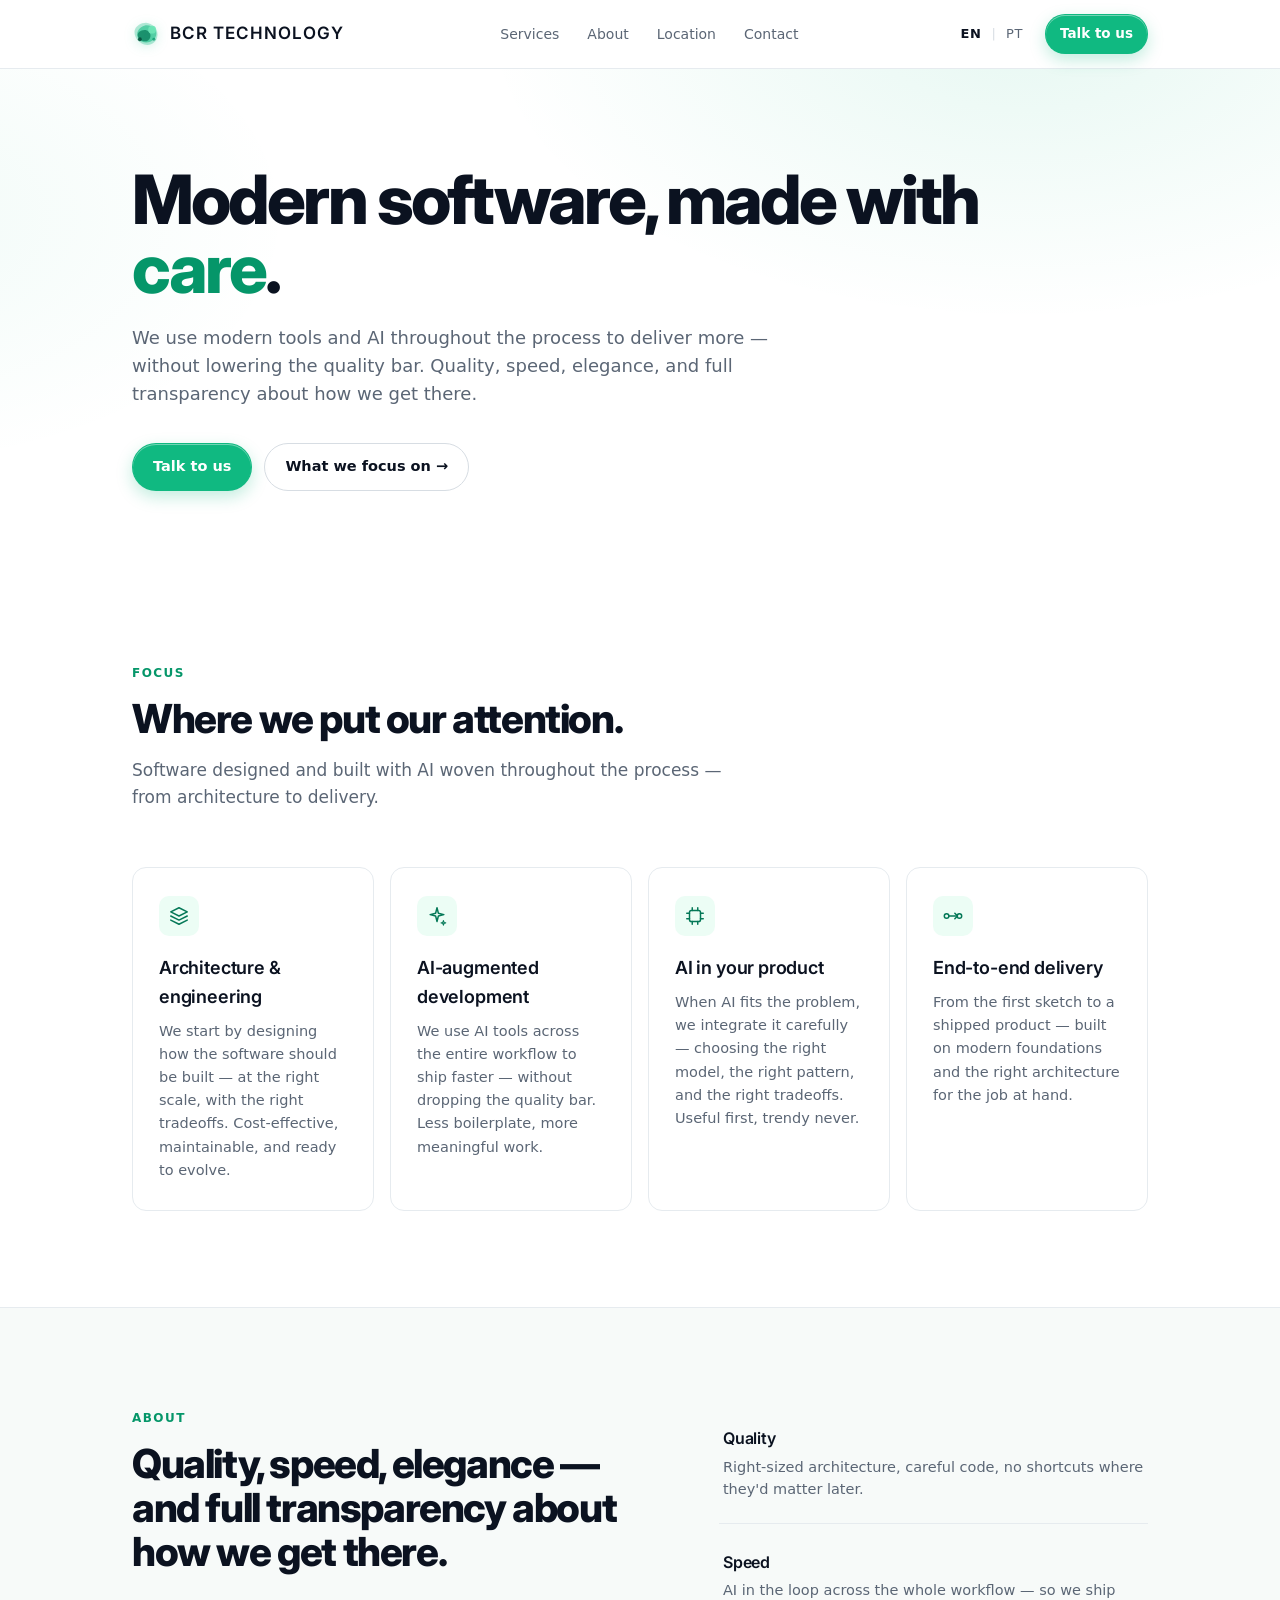
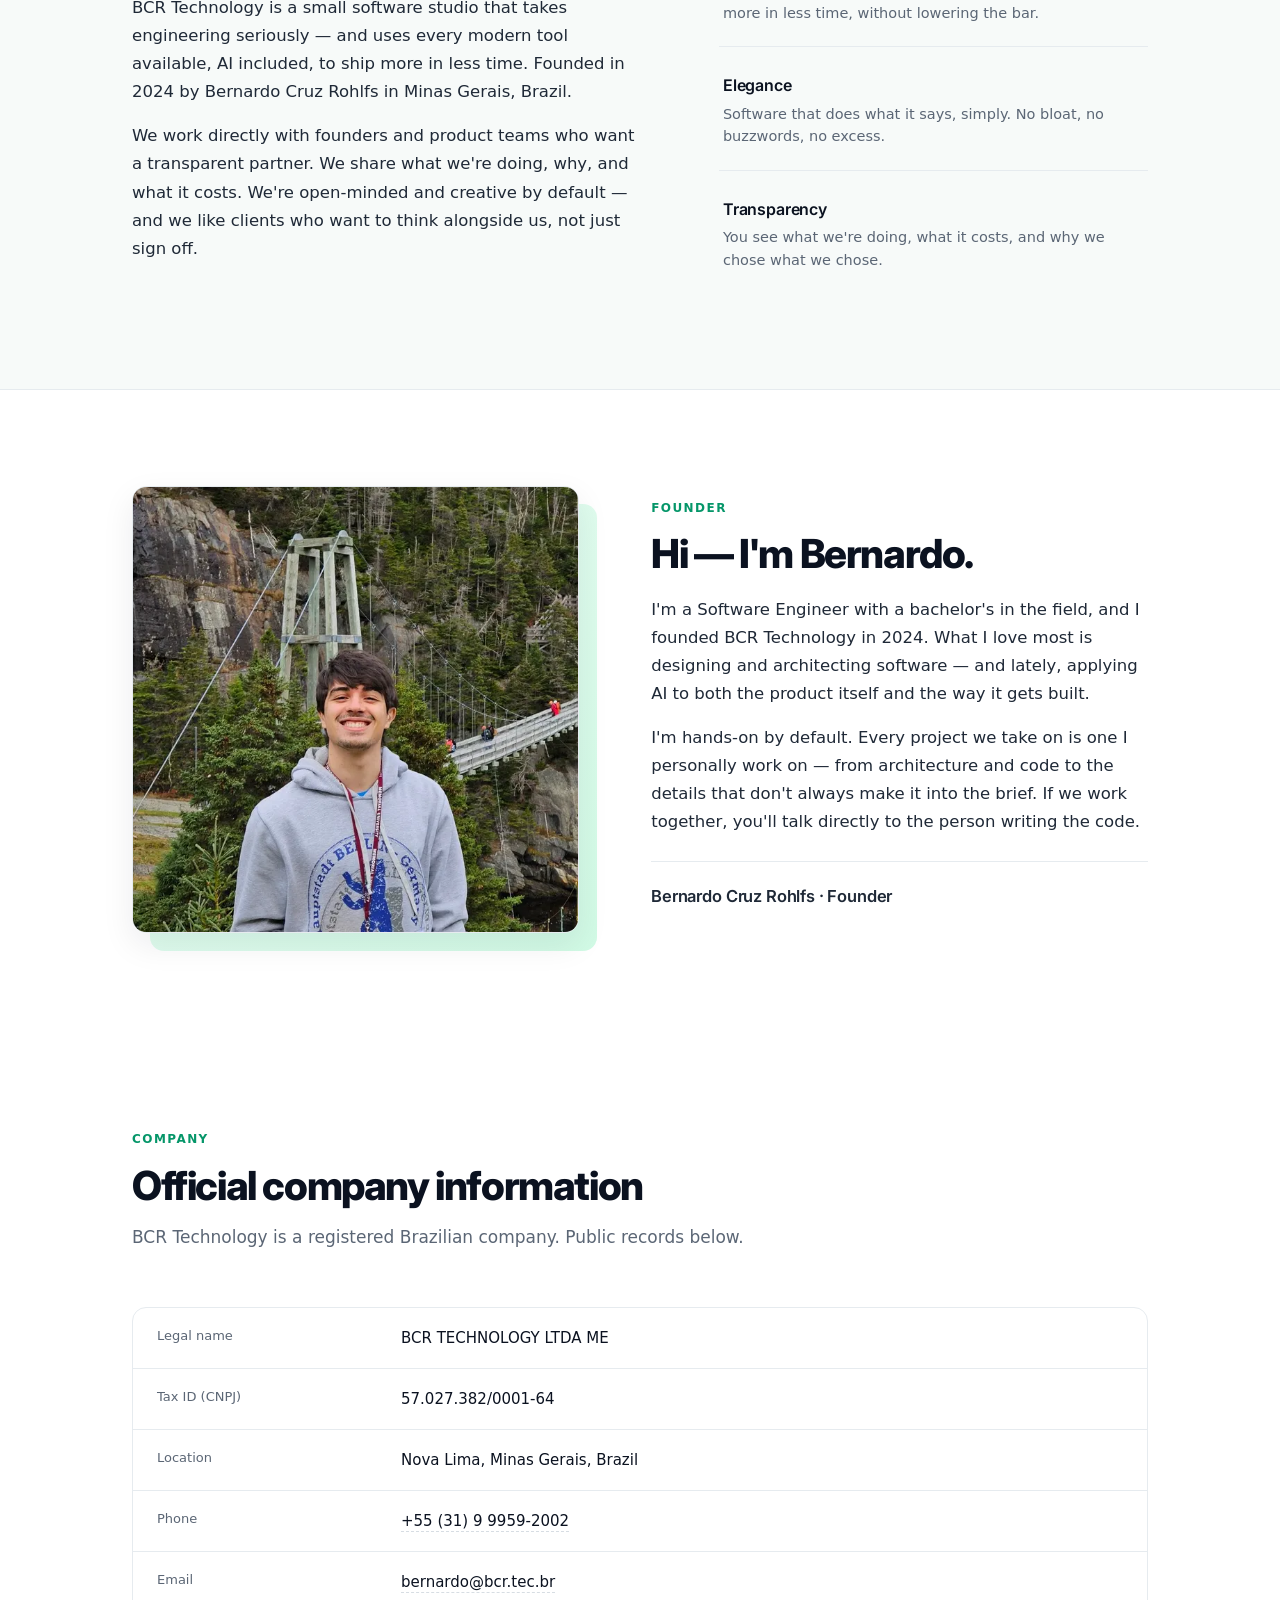
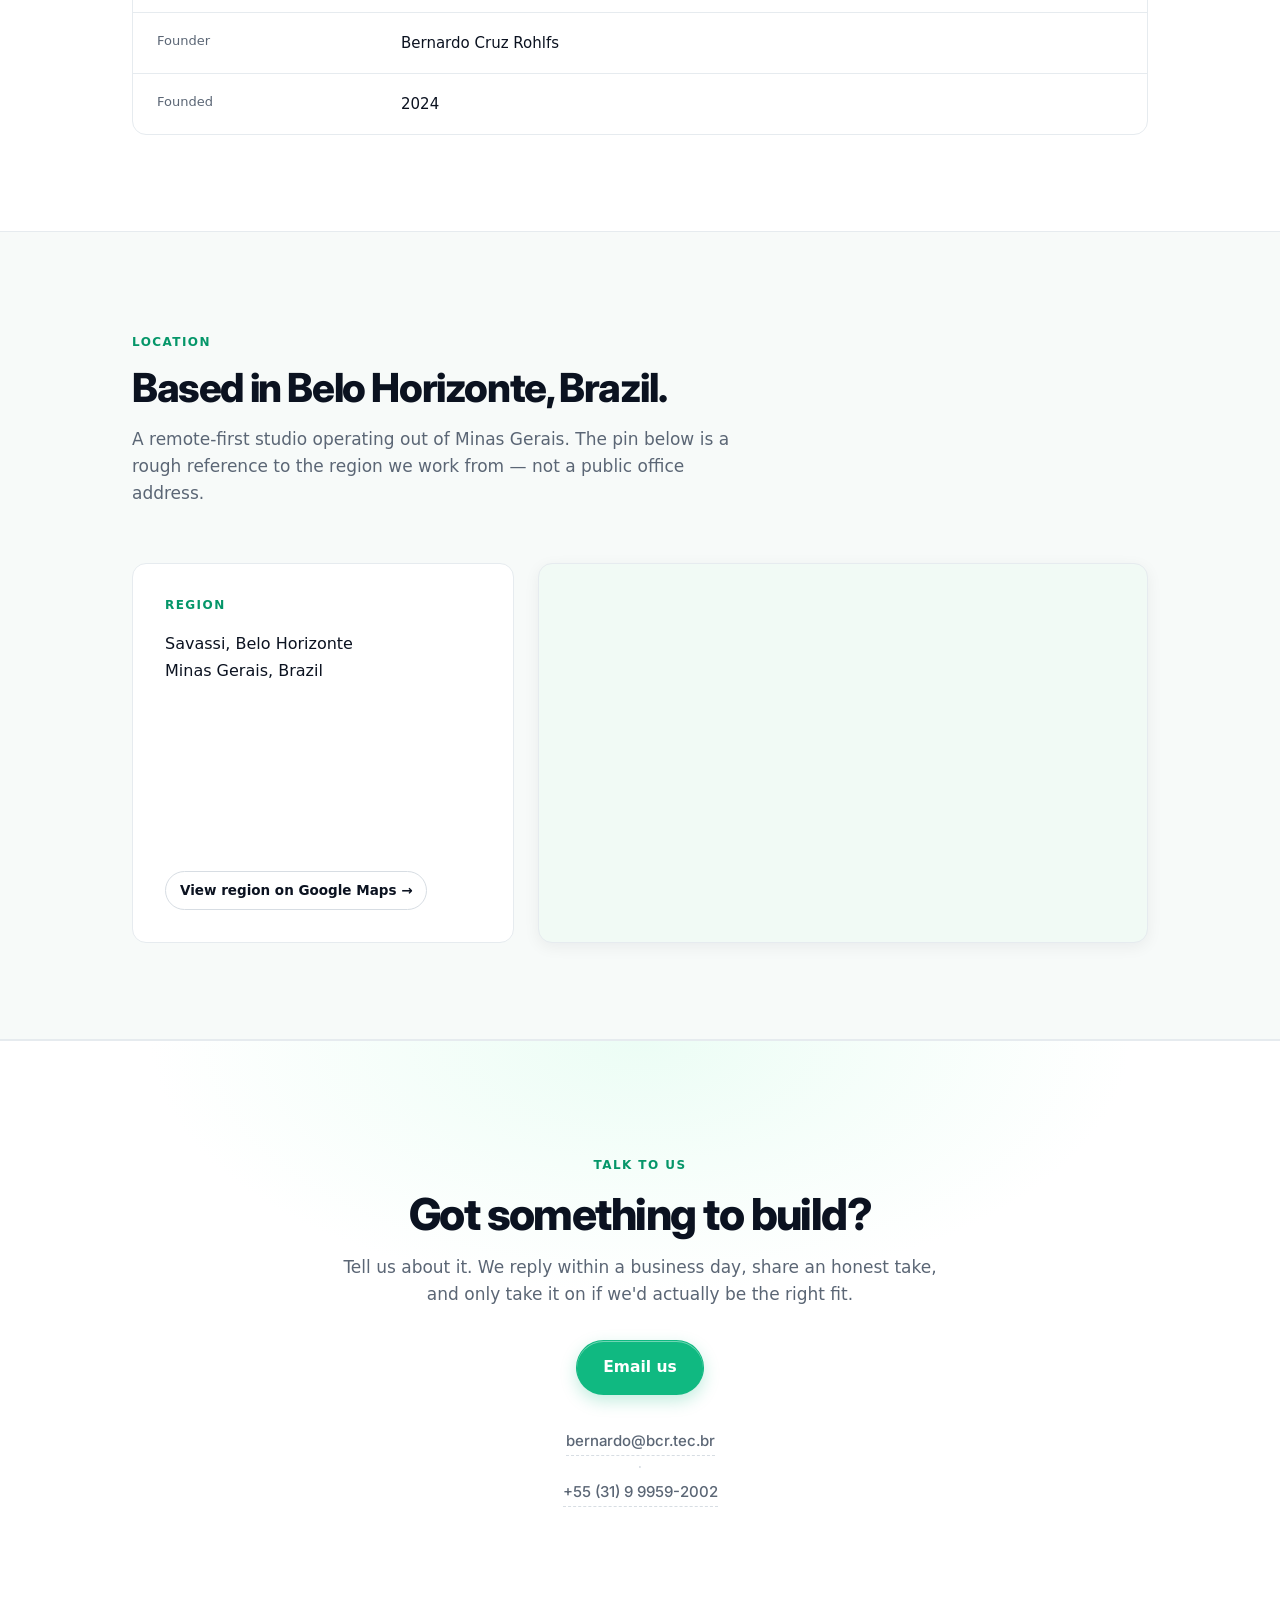
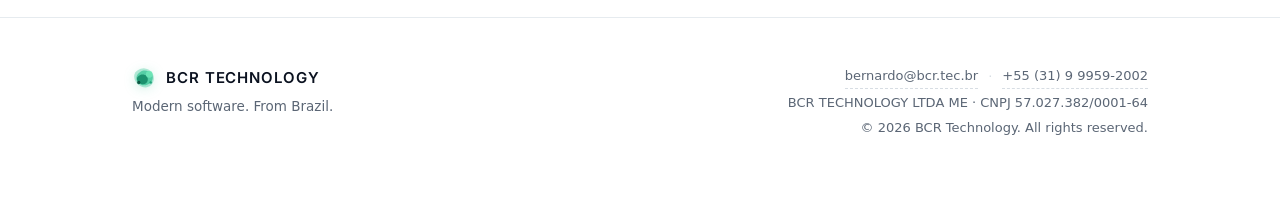
<file: index.html>
<!DOCTYPE html>
<html lang="en">
<head>
  <meta charset="UTF-8">
  <meta name="viewport" content="width=device-width, initial-scale=1.0">
  <title>BCR Technology — Software done well. Shipped fast.</title>
  <meta name="description" data-lang="en" content="BCR Technology — Brazilian software studio. AI-augmented development, fine architecture, and full transparency. Quality, speed, elegance.">
  <meta name="description" data-lang="pt" content="BCR Technology — Estúdio de software brasileiro. Desenvolvimento aumentado por IA, arquitetura cuidadosa e total transparência. Qualidade, velocidade, elegância.">
  <link rel="preconnect" href="https://fonts.googleapis.com">
  <link rel="preconnect" href="https://fonts.gstatic.com" crossorigin>
  <link href="https://fonts.googleapis.com/css2?family=Inter:wght@400;500;600;700;800&display=swap" rel="stylesheet">
  <link rel="stylesheet" href="styles.css">
  <script src="policies/registry.js"></script>
</head>
<body class="lang-en">
  <div id="app-policy-root" class="app-policy-root">
    <div class="app-policy-inner">
      <p class="app-policy-loading">Loading…</p>
    </div>
  </div>
  <header class="site-header">
    <div class="container header-inner">
      <a href="#top" class="brand" aria-label="BCR Technology">
        <svg class="brand-mark" viewBox="0 0 32 32" fill="none" aria-hidden="true" xmlns="http://www.w3.org/2000/svg">
          <path d="M16 3 C24 4 30 10 29 18 C28 26 21 30 14 28 C7 26 2 19 3 12 C4 7 10 3 16 3 Z" fill="#10b981" opacity="0.3"/>
          <path d="M22 7 C28 9 30 17 25 22 C20 27 12 27 8 22 C4 17 6 11 11 8 C15 5 19 6 22 7 Z" fill="#10b981" opacity="0.55"/>
          <path d="M11 12 C16 10 22 13 21 19 C20 25 13 26 9 22 C5 18 6 14 11 12 Z" fill="#047857" opacity="0.7"/>
          <circle cx="23" cy="11" r="4.5" fill="#6ee7b7" opacity="0.9"/>
          <circle cx="9" cy="22" r="2.2" fill="#064e3b" opacity="0.9"/>
          <circle cx="25" cy="22" r="1.7" fill="#059669" opacity="0.75"/>
        </svg>
        <span class="brand-full">BCR Technology</span>
        <span class="brand-short">BCR</span>
      </a>
      <nav class="primary-nav" aria-label="Primary">
        <a href="#services" data-lang="en">Services</a>
        <a href="#services" data-lang="pt">Serviços</a>
        <a href="#about" data-lang="en">About</a>
        <a href="#about" data-lang="pt">Sobre</a>
        <a href="#location" data-lang="en">Location</a>
        <a href="#location" data-lang="pt">Localização</a>
        <a href="#contact" data-lang="en">Contact</a>
        <a href="#contact" data-lang="pt">Contato</a>
      </nav>
      <div class="header-actions">
        <nav class="lang-toggle" aria-label="Language switcher">
          <button type="button" data-set-lang="en" class="lang-btn">EN</button>
          <span class="lang-sep">|</span>
          <button type="button" data-set-lang="pt" class="lang-btn">PT</button>
        </nav>
        <a href="#contact" class="btn btn-primary btn-sm header-cta" data-lang="en">Talk to us</a>
        <a href="#contact" class="btn btn-primary btn-sm header-cta" data-lang="pt">Fale conosco</a>
      </div>
    </div>
  </header>

  <main id="top">
    <section class="hero">
      <div class="container">
        <h1 class="hero-title" data-lang="en">
          Modern software, made with <span class="accent">care</span>.
        </h1>
        <h1 class="hero-title" data-lang="pt">
          Software moderno, feito com <span class="accent">cuidado</span>.
        </h1>

        <p class="hero-sub" data-lang="en">
          We use modern tools and AI throughout the process to deliver more — without lowering the quality bar. Quality, speed, elegance, and full transparency about how we get there.
        </p>
        <p class="hero-sub" data-lang="pt">
          Usamos ferramentas modernas e IA em todo o processo para entregar mais — sem baixar a régua de qualidade. Qualidade, velocidade, elegância e total transparência sobre como chegamos lá.
        </p>

        <div class="hero-cta">
          <a href="#contact" class="btn btn-primary" data-lang="en">Talk to us</a>
          <a href="#contact" class="btn btn-primary" data-lang="pt">Fale com a gente</a>
          <a href="#services" class="btn btn-ghost" data-lang="en">What we focus on →</a>
          <a href="#services" class="btn btn-ghost" data-lang="pt">No que focamos →</a>
        </div>
      </div>
    </section>

    <section id="services" class="section">
      <div class="container">
        <div class="section-head">
          <span class="kicker" data-lang="en">Focus</span>
          <span class="kicker" data-lang="pt">Foco</span>
          <h2 data-lang="en">Where we put our attention.</h2>
          <h2 data-lang="pt">Onde colocamos nossa atenção.</h2>
          <p class="section-lead" data-lang="en">
            Software designed and built with AI woven throughout the process — from architecture to delivery.
          </p>
          <p class="section-lead" data-lang="pt">
            Software desenhado e construído com IA presente em todo o processo — da arquitetura à entrega.
          </p>
        </div>

        <div class="cards">
          <article class="card">
            <div class="card-icon" aria-hidden="true">
              <svg viewBox="0 0 24 24" fill="none" stroke="currentColor" stroke-width="1.6" stroke-linecap="round" stroke-linejoin="round"><polygon points="12 3 21 7.5 12 12 3 7.5 12 3"/><polyline points="3 12 12 16.5 21 12"/><polyline points="3 16.5 12 21 21 16.5"/></svg>
            </div>
            <h3 data-lang="en">Architecture & engineering</h3>
            <h3 data-lang="pt">Arquitetura & engenharia</h3>
            <p data-lang="en">We start by designing how the software should be built — at the right scale, with the right tradeoffs. Cost-effective, maintainable, and ready to evolve.</p>
            <p data-lang="pt">Começamos desenhando como o software deve ser construído — na escala certa, com os tradeoffs certos. Eficiente, manutenível e pronto para evoluir.</p>
          </article>

          <article class="card">
            <div class="card-icon" aria-hidden="true">
              <svg viewBox="0 0 24 24" fill="none" stroke="currentColor" stroke-width="1.6" stroke-linecap="round" stroke-linejoin="round"><path d="M12 3 L13.5 9 L19.5 10.5 L13.5 12 L12 18 L10.5 12 L4.5 10.5 L10.5 9 Z"/><path d="M19 17 L19.7 19 L21.5 19.5 L19.7 20 L19 22 L18.3 20 L16.5 19.5 L18.3 19 Z" stroke-width="1.2"/></svg>
            </div>
            <h3 data-lang="en">AI-augmented development</h3>
            <h3 data-lang="pt">Desenvolvimento aumentado por IA</h3>
            <p data-lang="en">We use AI tools across the entire workflow to ship faster — without dropping the quality bar. Less boilerplate, more meaningful work.</p>
            <p data-lang="pt">Usamos ferramentas de IA em todo o fluxo para entregar mais rápido — sem baixar a régua de qualidade. Menos boilerplate, mais trabalho que importa.</p>
          </article>

          <article class="card">
            <div class="card-icon" aria-hidden="true">
              <svg viewBox="0 0 24 24" fill="none" stroke="currentColor" stroke-width="1.6" stroke-linecap="round" stroke-linejoin="round"><rect x="6" y="6" width="12" height="12" rx="2"/><line x1="9" y1="3" x2="9" y2="6"/><line x1="15" y1="3" x2="15" y2="6"/><line x1="9" y1="18" x2="9" y2="21"/><line x1="15" y1="18" x2="15" y2="21"/><line x1="3" y1="9" x2="6" y2="9"/><line x1="3" y1="15" x2="6" y2="15"/><line x1="18" y1="9" x2="21" y2="9"/><line x1="18" y1="15" x2="21" y2="15"/></svg>
            </div>
            <h3 data-lang="en">AI in your product</h3>
            <h3 data-lang="pt">IA no seu produto</h3>
            <p data-lang="en">When AI fits the problem, we integrate it carefully — choosing the right model, the right pattern, and the right tradeoffs. Useful first, trendy never.</p>
            <p data-lang="pt">Quando IA faz sentido para o problema, integramos com cuidado — escolhendo o modelo, o padrão e os tradeoffs certos. Útil primeiro, hype nunca.</p>
          </article>

          <article class="card">
            <div class="card-icon" aria-hidden="true">
              <svg viewBox="0 0 24 24" fill="none" stroke="currentColor" stroke-width="1.6" stroke-linecap="round" stroke-linejoin="round"><circle cx="5" cy="12" r="2.5"/><circle cx="19" cy="12" r="2.5"/><line x1="7.5" y1="12" x2="16.5" y2="12"/><polyline points="14 9 17 12 14 15"/></svg>
            </div>
            <h3 data-lang="en">End-to-end delivery</h3>
            <h3 data-lang="pt">Entrega de ponta a ponta</h3>
            <p data-lang="en">From the first sketch to a shipped product — built on modern foundations and the right architecture for the job at hand.</p>
            <p data-lang="pt">Do primeiro rabisco a um produto entregue — sobre fundações modernas e a arquitetura certa para o que o projeto pede.</p>
          </article>
        </div>
      </div>
    </section>

    <section id="about" class="section section-alt">
      <div class="container about-grid">
        <div class="about-copy">
          <span class="kicker" data-lang="en">About</span>
          <span class="kicker" data-lang="pt">Sobre</span>
          <h2 data-lang="en">Quality, speed, elegance — and full transparency about how we get there.</h2>
          <h2 data-lang="pt">Qualidade, velocidade, elegância — e total transparência sobre como chegamos lá.</h2>
          <p data-lang="en">
            BCR Technology is a small software studio that takes engineering seriously — and uses every modern tool available, AI included, to ship more in less time. Founded in 2024 by Bernardo Cruz Rohlfs in Minas Gerais, Brazil.
          </p>
          <p data-lang="pt">
            A BCR Technology é um pequeno estúdio de software que leva a engenharia a sério — e usa todas as ferramentas modernas disponíveis, incluindo IA, para entregar mais em menos tempo. Fundada em 2024 por Bernardo Cruz Rohlfs em Minas Gerais, Brasil.
          </p>
          <p data-lang="en">
            We work directly with founders and product teams who want a transparent partner. We share what we're doing, why, and what it costs. We're open-minded and creative by default — and we like clients who want to think alongside us, not just sign off.
          </p>
          <p data-lang="pt">
            Trabalhamos diretamente com fundadores e times de produto que querem um parceiro transparente. Compartilhamos o que estamos fazendo, por que e quanto custa. Somos abertos e criativos por natureza — e gostamos de clientes que querem pensar junto, não só aprovar o que entregamos.
          </p>
        </div>

        <ul class="values">
          <li>
            <strong data-lang="en">Quality</strong>
            <strong data-lang="pt">Qualidade</strong>
            <span data-lang="en">Right-sized architecture, careful code, no shortcuts where they'd matter later.</span>
            <span data-lang="pt">Arquitetura no tamanho certo, código cuidadoso, sem atalhos onde fariam falta depois.</span>
          </li>
          <li>
            <strong data-lang="en">Speed</strong>
            <strong data-lang="pt">Velocidade</strong>
            <span data-lang="en">AI in the loop across the whole workflow — so we ship more in less time, without lowering the bar.</span>
            <span data-lang="pt">IA presente em todo o fluxo de trabalho — para entregarmos mais em menos tempo, sem baixar a régua.</span>
          </li>
          <li>
            <strong data-lang="en">Elegance</strong>
            <strong data-lang="pt">Elegância</strong>
            <span data-lang="en">Software that does what it says, simply. No bloat, no buzzwords, no excess.</span>
            <span data-lang="pt">Software que faz o que promete, com simplicidade. Sem inchaço, sem buzzwords, sem excessos.</span>
          </li>
          <li>
            <strong data-lang="en">Transparency</strong>
            <strong data-lang="pt">Transparência</strong>
            <span data-lang="en">You see what we're doing, what it costs, and why we chose what we chose.</span>
            <span data-lang="pt">Você vê o que estamos fazendo, quanto custa e por que escolhemos o que escolhemos.</span>
          </li>
        </ul>
      </div>
    </section>

    <section id="founder" class="section section-founder">
      <div class="container founder-grid">
        <div class="founder-portrait">
          <img src="image-home-bernardo-rohlfs.webp" alt="Bernardo Cruz Rohlfs, founder of BCR Technology" loading="lazy" width="640" height="640">
        </div>
        <div class="founder-copy">
          <span class="kicker" data-lang="en">Founder</span>
          <span class="kicker" data-lang="pt">Fundador</span>

          <h2 data-lang="en">Hi — I'm Bernardo.</h2>
          <h2 data-lang="pt">Olá — eu sou o Bernardo.</h2>

          <p data-lang="en">I'm a Software Engineer with a bachelor's in the field, and I founded BCR Technology in 2024. What I love most is designing and architecting software — and lately, applying AI to both the product itself and the way it gets built.</p>
          <p data-lang="pt">Sou engenheiro de software com bacharelado na área, e fundei a BCR Technology em 2024. O que mais me motiva é desenhar e arquitetar software — e, hoje, aplicar IA tanto ao produto em si quanto ao jeito que ele é construído.</p>

          <p data-lang="en">I'm hands-on by default. Every project we take on is one I personally work on — from architecture and code to the details that don't always make it into the brief. If we work together, you'll talk directly to the person writing the code.</p>
          <p data-lang="pt">Sou hands-on por padrão. Em todo projeto que pegamos, eu trabalho pessoalmente — da arquitetura ao código, até os detalhes que nem sempre entram no briefing. Se trabalharmos juntos, você fala direto com quem está escrevendo o código.</p>

          <p class="founder-sig">
            <span data-lang="en">Bernardo Cruz Rohlfs · Founder</span>
            <span data-lang="pt">Bernardo Cruz Rohlfs · Fundador</span>
          </p>
        </div>
      </div>
    </section>

    <section id="company" class="section">
      <div class="container">
        <div class="section-head">
          <span class="kicker" data-lang="en">Company</span>
          <span class="kicker" data-lang="pt">Empresa</span>
          <h2 data-lang="en">Official company information</h2>
          <h2 data-lang="pt">Dados oficiais da empresa</h2>
          <p class="section-lead" data-lang="en">
            BCR Technology is a registered Brazilian company. Public records below.
          </p>
          <p class="section-lead" data-lang="pt">
            A BCR Technology é uma empresa brasileira registrada. Registros públicos abaixo.
          </p>
        </div>

        <dl class="info">
          <div class="info-row">
            <dt data-lang="en">Legal name</dt>
            <dt data-lang="pt">Razão social</dt>
            <dd>BCR TECHNOLOGY LTDA ME</dd>
          </div>
          <div class="info-row">
            <dt data-lang="en">Tax ID (CNPJ)</dt>
            <dt data-lang="pt">CNPJ</dt>
            <dd>57.027.382/0001-64</dd>
          </div>
          <div class="info-row">
            <dt data-lang="en">Location</dt>
            <dt data-lang="pt">Localização</dt>
            <dd data-lang="en">Nova Lima, Minas Gerais, Brazil</dd>
            <dd data-lang="pt">Nova Lima, Minas Gerais, Brasil</dd>
          </div>
          <div class="info-row">
            <dt data-lang="en">Phone</dt>
            <dt data-lang="pt">Telefone</dt>
            <dd><a class="info-link" href="tel:+5531999592002">+55 (31) 9 9959-2002</a></dd>
          </div>
          <div class="info-row">
            <dt data-lang="en">Email</dt>
            <dt data-lang="pt">E-mail</dt>
            <dd><a class="info-link" href="mailto:bernardo@bcr.tec.br">bernardo@bcr.tec.br</a></dd>
          </div>
          <div class="info-row">
            <dt data-lang="en">Founder</dt>
            <dt data-lang="pt">Fundador</dt>
            <dd>Bernardo Cruz Rohlfs</dd>
          </div>
          <div class="info-row">
            <dt data-lang="en">Founded</dt>
            <dt data-lang="pt">Fundada em</dt>
            <dd>2024</dd>
          </div>
        </dl>
      </div>
    </section>

    <section id="location" class="section section-alt">
      <div class="container">
        <div class="section-head">
          <span class="kicker" data-lang="en">Location</span>
          <span class="kicker" data-lang="pt">Localização</span>
          <h2 data-lang="en">Based in Belo Horizonte, Brazil.</h2>
          <h2 data-lang="pt">Baseados em Belo Horizonte, Brasil.</h2>
          <p class="section-lead" data-lang="en">A remote-first studio operating out of Minas Gerais. The pin below is a rough reference to the region we work from — not a public office address.</p>
          <p class="section-lead" data-lang="pt">Um estúdio remote-first operando a partir de Minas Gerais. O marcador abaixo é uma referência aproximada da região em que trabalhamos — não um endereço público de escritório.</p>
        </div>

        <div class="location-grid">
          <div class="location-info">
            <div>
              <span class="address-label" data-lang="en">Region</span>
              <span class="address-label" data-lang="pt">Região</span>
              <p class="address-line">
                Savassi, Belo Horizonte<br>
                <span data-lang="en">Minas Gerais, Brazil</span>
                <span data-lang="pt">Minas Gerais, Brasil</span>
              </p>
            </div>
            <a class="btn btn-ghost btn-sm" target="_blank" rel="noopener" href="https://www.google.com/maps/place/Savassi,+Belo+Horizonte+-+MG/@-19.932652,-43.9362051,15z">
              <span data-lang="en">View region on Google Maps →</span>
              <span data-lang="pt">Ver região no Google Maps →</span>
            </a>
          </div>

          <div class="location-map">
            <iframe
              src="https://maps.google.com/maps?q=Savassi,+Belo+Horizonte+-+MG&z=15&output=embed"
              title="BCR Technology operating region — approximate area in Belo Horizonte, Minas Gerais"
              loading="lazy"
              referrerpolicy="no-referrer-when-downgrade"
              allowfullscreen></iframe>
          </div>
        </div>
      </div>
    </section>

    <section id="contact" class="section section-contact">
      <div class="container contact-inner">
        <span class="kicker" data-lang="en">Talk to us</span>
        <span class="kicker" data-lang="pt">Fale conosco</span>
        <h2 data-lang="en">Got something to build?</h2>
        <h2 data-lang="pt">Tem algo para construir?</h2>
        <p class="section-lead" data-lang="en">
          Tell us about it. We reply within a business day, share an honest take, and only take it on if we'd actually be the right fit.
        </p>
        <p class="section-lead" data-lang="pt">
          Conta para a gente. Respondemos em até um dia útil, damos uma opinião honesta e só pegamos o projeto se realmente formos a melhor opção.
        </p>

        <div class="contact-actions">
          <a class="btn btn-primary btn-lg" href="mailto:bernardo@bcr.tec.br?subject=Project%20inquiry%20%E2%80%94%20BCR%20Technology" data-lang="en">Email us</a>
          <a class="btn btn-primary btn-lg" href="mailto:bernardo@bcr.tec.br?subject=Contato%20%E2%80%94%20BCR%20Technology" data-lang="pt">Enviar e-mail</a>
          <div class="contact-links">
            <a class="contact-link" href="mailto:bernardo@bcr.tec.br">bernardo@bcr.tec.br</a>
            <span class="contact-sep" aria-hidden="true">·</span>
            <a class="contact-link" href="tel:+5531999592002">+55 (31) 9 9959-2002</a>
          </div>
        </div>
      </div>
    </section>

    <footer class="site-footer">
      <div class="container footer-inner">
        <div class="footer-brand">
          <span class="footer-brand-row">
            <svg class="brand-mark" viewBox="0 0 32 32" fill="none" aria-hidden="true" xmlns="http://www.w3.org/2000/svg">
              <path d="M16 3 C24 4 30 10 29 18 C28 26 21 30 14 28 C7 26 2 19 3 12 C4 7 10 3 16 3 Z" fill="#10b981" opacity="0.3"/>
              <path d="M22 7 C28 9 30 17 25 22 C20 27 12 27 8 22 C4 17 6 11 11 8 C15 5 19 6 22 7 Z" fill="#10b981" opacity="0.55"/>
              <path d="M11 12 C16 10 22 13 21 19 C20 25 13 26 9 22 C5 18 6 14 11 12 Z" fill="#047857" opacity="0.7"/>
              <circle cx="23" cy="11" r="4.5" fill="#6ee7b7" opacity="0.9"/>
              <circle cx="9" cy="22" r="2.2" fill="#064e3b" opacity="0.9"/>
              <circle cx="25" cy="22" r="1.7" fill="#059669" opacity="0.75"/>
            </svg>
            <span class="brand-full">BCR Technology</span>
          </span>
          <span class="footer-tagline" data-lang="en">Modern software. From Brazil.</span>
          <span class="footer-tagline" data-lang="pt">Software moderno. Do Brasil.</span>
        </div>
        <div class="footer-meta">
          <p class="footer-contact">
            <a href="mailto:bernardo@bcr.tec.br">bernardo@bcr.tec.br</a>
            <span aria-hidden="true">·</span>
            <a href="tel:+5531999592002">+55 (31) 9 9959-2002</a>
          </p>
          <p>BCR TECHNOLOGY LTDA ME · CNPJ 57.027.382/0001-64</p>
          <p>&copy; <span id="year"></span> BCR Technology. <span data-lang="en">All rights reserved.</span><span data-lang="pt">Todos os direitos reservados.</span></p>
        </div>
      </div>
    </footer>
  </main>

  <script src="policies/loader.js"></script>
  <script src="script.js"></script>
</body>
</html>
</file>
<file: styles.css>
:root {
  /* Palette — light, modern, tech */
  --bg: #ffffff;
  --bg-soft: #f7faf9;
  --bg-tint: #f1faf5;
  --text: #0b1220;
  --text-soft: #1f2937;
  --muted: #5b6675;
  --muted-2: #8a94a3;
  --border: #e6ebef;
  --border-strong: #d7dde3;

  /* Brand */
  --primary: #10b981;        /* emerald 500 */
  --primary-dark: #059669;   /* emerald 600 */
  --primary-darker: #047857; /* emerald 700 */
  --primary-soft: #d1fae5;   /* emerald 100 */
  --primary-tint: #ecfdf5;   /* emerald 50  */

  /* Layout */
  --max-width: 1080px;
  --radius: 14px;
  --radius-sm: 10px;

  /* Typography */
  --font-sans: -apple-system, BlinkMacSystemFont, "Segoe UI", system-ui, "Inter", "Helvetica Neue", Arial, sans-serif;
  --font-display: "Inter", -apple-system, BlinkMacSystemFont, "Segoe UI", system-ui, sans-serif;
  --font-brand: "Inter", -apple-system, BlinkMacSystemFont, "Segoe UI", system-ui, sans-serif;

  /* Effects */
  --shadow-sm: 0 1px 2px rgba(15, 23, 42, 0.04);
  --shadow-md: 0 4px 16px rgba(15, 23, 42, 0.06);
  --shadow-lg: 0 12px 32px rgba(15, 23, 42, 0.08);
}

* {
  box-sizing: border-box;
}

html,
body {
  margin: 0;
  padding: 0;
}

html {
  scroll-behavior: smooth;
}

body {
  font-family: var(--font-sans);
  font-size: 16px;
  line-height: 1.6;
  color: var(--text);
  background: var(--bg);
  -webkit-font-smoothing: antialiased;
  -moz-osx-font-smoothing: grayscale;
}

/* Language toggle visibility — hide the inactive language only,
   so author display rules (flex/grid/inline-flex/inline-block) on
   language-tagged elements stay intact for the active language. */
body.lang-en [data-lang="pt"],
body.lang-pt [data-lang="en"] {
  display: none !important;
}

/* Layout container */
.container {
  width: 100%;
  max-width: var(--max-width);
  margin: 0 auto;
  padding: 0 32px;
}

/* ─────────── Header ─────────── */
.site-header {
  position: sticky;
  top: 0;
  z-index: 50;
  background: rgba(255, 255, 255, 0.78);
  backdrop-filter: saturate(180%) blur(14px);
  -webkit-backdrop-filter: saturate(180%) blur(14px);
  border-bottom: 1px solid var(--border);
}

.header-inner {
  display: flex;
  align-items: center;
  justify-content: space-between;
  gap: 24px;
  height: 68px;
}

.brand {
  font-family: var(--font-brand);
  font-weight: 600;
  font-size: 17px;
  letter-spacing: 0.06em;
  text-transform: uppercase;
  color: var(--text);
  text-decoration: none;
  display: inline-flex;
  align-items: center;
  gap: 10px;
}

.brand-mark {
  width: 28px;
  height: 28px;
  flex-shrink: 0;
  display: block;
  filter: drop-shadow(0 2px 6px rgba(16, 185, 129, 0.25));
}

.brand-short {
  display: none;
}

.primary-nav {
  display: flex;
  align-items: center;
  gap: 28px;
}

.primary-nav a {
  color: var(--muted);
  font-size: 14px;
  font-weight: 500;
  text-decoration: none;
  transition: color 0.15s ease;
}
.primary-nav a:hover {
  color: var(--text);
}

.header-actions {
  display: flex;
  align-items: center;
  gap: 16px;
}

.lang-toggle {
  display: flex;
  align-items: center;
  gap: 4px;
  font-size: 13px;
  color: var(--muted);
}

.lang-btn {
  background: none;
  border: none;
  padding: 4px 6px;
  font: inherit;
  color: var(--muted);
  cursor: pointer;
  letter-spacing: 0.05em;
}
.lang-btn:hover {
  color: var(--text);
}
.lang-btn.active {
  color: var(--text);
  font-weight: 600;
}
.lang-sep {
  color: var(--border-strong);
}

/* ─────────── Buttons ─────────── */
.btn {
  display: inline-flex;
  align-items: center;
  justify-content: center;
  gap: 8px;
  padding: 11px 20px;
  border-radius: 999px;
  font-size: 14.5px;
  font-weight: 600;
  text-decoration: none;
  border: 1px solid transparent;
  cursor: pointer;
  transition: transform 0.08s ease, background 0.15s ease, border-color 0.15s ease, color 0.15s ease, box-shadow 0.15s ease;
  white-space: nowrap;
}
.btn:active {
  transform: translateY(1px);
}
.btn-primary {
  background: var(--primary);
  color: #ffffff;
  box-shadow: 0 1px 0 rgba(255, 255, 255, 0.4) inset, 0 6px 16px rgba(16, 185, 129, 0.25);
}
.btn-primary:hover {
  background: var(--primary-dark);
}
.btn-ghost {
  background: transparent;
  color: var(--text);
  border-color: var(--border-strong);
}
.btn-ghost:hover {
  border-color: var(--text-soft);
  background: var(--bg-soft);
}
.btn-sm {
  padding: 8px 14px;
  font-size: 13.5px;
}
.btn-lg {
  padding: 14px 26px;
  font-size: 15.5px;
}

/* ─────────── Hero ─────────── */
.hero {
  position: relative;
  padding: 96px 0 72px;
  overflow: hidden;
}

.hero::before {
  content: "";
  position: absolute;
  inset: 0;
  background:
    radial-gradient(900px 500px at 80% -10%, rgba(16, 185, 129, 0.10), transparent 60%),
    radial-gradient(700px 420px at -10% 30%, rgba(16, 185, 129, 0.06), transparent 60%);
  pointer-events: none;
  z-index: -1;
}

.eyebrow {
  display: inline-block;
  font-size: 12px;
  font-weight: 600;
  letter-spacing: 0.08em;
  text-transform: uppercase;
  color: var(--primary-darker);
  background: var(--primary-tint);
  border: 1px solid var(--primary-soft);
  padding: 6px 12px;
  border-radius: 999px;
  margin-bottom: 24px;
}

.hero-title {
  font-family: var(--font-display);
  font-weight: 800;
  font-size: clamp(40px, 6vw, 68px);
  line-height: 1.02;
  letter-spacing: -0.045em;
  margin: 0 0 20px;
  max-width: 900px;
  color: var(--text);
}
.hero-title .accent {
  color: var(--primary-dark);
  position: relative;
  white-space: nowrap;
}

.hero-sub {
  font-size: 18px;
  color: var(--muted);
  max-width: 640px;
  margin: 0 0 36px;
  line-height: 1.55;
}

.hero-cta {
  display: flex;
  flex-wrap: wrap;
  gap: 12px;
}

/* ─────────── Sections ─────────── */
.section {
  padding: 96px 0;
}

.section-alt {
  background: var(--bg-soft);
  border-top: 1px solid var(--border);
  border-bottom: 1px solid var(--border);
}

.section-head {
  max-width: 720px;
  margin: 0 0 56px;
}

.kicker {
  display: inline-block;
  font-size: 12px;
  font-weight: 600;
  letter-spacing: 0.12em;
  text-transform: uppercase;
  color: var(--primary-dark);
  margin-bottom: 14px;
}

.section h2 {
  font-family: var(--font-display);
  font-weight: 800;
  font-size: clamp(28px, 3.6vw, 40px);
  line-height: 1.1;
  letter-spacing: -0.035em;
  color: var(--text);
  margin: 0 0 16px;
}

.section-lead {
  font-size: 17px;
  color: var(--muted);
  margin: 0;
  max-width: 620px;
  line-height: 1.6;
}

/* ─────────── Cards ─────────── */
.cards {
  display: grid;
  grid-template-columns: repeat(auto-fit, minmax(240px, 1fr));
  gap: 16px;
}

.card {
  background: var(--bg);
  border: 1px solid var(--border);
  border-radius: var(--radius);
  padding: 28px 26px;
  transition: border-color 0.2s ease, box-shadow 0.2s ease, transform 0.2s ease;
}
.card:hover {
  border-color: var(--border-strong);
  box-shadow: var(--shadow-md);
  transform: translateY(-2px);
}

.card-icon {
  width: 40px;
  height: 40px;
  display: inline-flex;
  align-items: center;
  justify-content: center;
  border-radius: 10px;
  background: var(--primary-tint);
  color: var(--primary-darker);
  margin-bottom: 18px;
}
.card-icon svg {
  width: 22px;
  height: 22px;
}

.card h3 {
  font-family: var(--font-display);
  font-weight: 600;
  font-size: 18px;
  letter-spacing: -0.01em;
  margin: 0 0 8px;
  color: var(--text);
}

.card p {
  margin: 0;
  font-size: 14.5px;
  line-height: 1.6;
  color: var(--muted);
}

/* ─────────── About ─────────── */
.about-grid {
  display: grid;
  grid-template-columns: 1.2fr 1fr;
  gap: 72px;
  align-items: start;
}

.about-copy h2 {
  margin-bottom: 20px;
}
.about-copy p {
  font-size: 16.5px;
  color: var(--text-soft);
  line-height: 1.7;
  margin: 0 0 16px;
}

.values {
  list-style: none;
  margin: 0;
  padding: 0;
  display: grid;
  gap: 4px;
}

.values li {
  padding: 22px 4px;
  border-bottom: 1px solid var(--border);
  display: flex;
  flex-direction: column;
  gap: 4px;
}
.values li:last-child {
  border-bottom: none;
}
.values strong {
  font-family: var(--font-display);
  font-weight: 600;
  font-size: 16px;
  color: var(--text);
  letter-spacing: -0.01em;
}
.values span {
  font-size: 14.5px;
  color: var(--muted);
  line-height: 1.55;
}

/* ─────────── Founder ─────────── */
.section-founder {
  background: var(--bg);
}

.founder-grid {
  display: grid;
  grid-template-columns: 0.9fr 1fr;
  gap: 72px;
  align-items: center;
}

.founder-portrait {
  position: relative;
  width: 100%;
  max-width: 460px;
}

.founder-portrait::before {
  content: "";
  position: absolute;
  inset: 18px -18px -18px 18px;
  background: linear-gradient(135deg, var(--primary-tint), var(--primary-soft));
  border-radius: var(--radius);
  z-index: 0;
}

.founder-portrait img {
  position: relative;
  z-index: 1;
  display: block;
  width: 100%;
  height: auto;
  aspect-ratio: 1 / 1;
  object-fit: cover;
  border-radius: var(--radius);
  border: 1px solid var(--border);
  box-shadow: var(--shadow-lg);
}

.founder-copy h2 {
  margin-bottom: 20px;
}

.founder-copy p {
  font-size: 16.5px;
  color: var(--text-soft);
  line-height: 1.7;
  margin: 0 0 16px;
}

.founder-sig {
  margin-top: 24px !important;
  padding-top: 20px;
  border-top: 1px solid var(--border);
  font-family: var(--font-display);
  font-weight: 600;
  font-size: 14px;
  letter-spacing: -0.01em;
  color: var(--muted);
}

/* ─────────── Company info ─────────── */
.info {
  margin: 0;
  border: 1px solid var(--border);
  border-radius: var(--radius);
  background: var(--bg);
  overflow: hidden;
}

.info-row {
  display: grid;
  grid-template-columns: 220px 1fr;
  gap: 24px;
  padding: 18px 24px;
  border-bottom: 1px solid var(--border);
}
.info-row:last-child {
  border-bottom: none;
}

.info dt {
  font-size: 13px;
  color: var(--muted);
  margin: 0;
  font-weight: 500;
}

.info dd {
  margin: 0;
  font-size: 15px;
  color: var(--text);
  font-weight: 500;
}

/* ─────────── Location ─────────── */
.location-grid {
  display: grid;
  grid-template-columns: 1fr 1.6fr;
  gap: 24px;
  align-items: stretch;
}

.location-info {
  background: var(--bg);
  border: 1px solid var(--border);
  border-radius: var(--radius);
  padding: 32px;
  display: flex;
  flex-direction: column;
  justify-content: space-between;
  gap: 32px;
}

.address-label {
  display: block;
  font-size: 12px;
  font-weight: 600;
  letter-spacing: 0.12em;
  text-transform: uppercase;
  color: var(--primary-dark);
  margin-bottom: 14px;
}

.address-line {
  font-size: 16px;
  line-height: 1.7;
  color: var(--text);
  margin: 0;
}

.location-info .btn {
  align-self: flex-start;
}

.location-map {
  position: relative;
  border-radius: var(--radius);
  overflow: hidden;
  border: 1px solid var(--border);
  box-shadow: var(--shadow-md);
  min-height: 380px;
  background: var(--bg-tint);
}

.location-map iframe {
  position: absolute;
  inset: 0;
  width: 100%;
  height: 100%;
  border: 0;
  display: block;
}

/* ─────────── Contact ─────────── */
.section-contact {
  position: relative;
  padding: 110px 0;
  background:
    radial-gradient(700px 360px at 50% 0%, var(--primary-tint), transparent 70%),
    var(--bg);
  border-top: 1px solid var(--border);
}

.contact-inner {
  text-align: center;
  max-width: 700px;
}
.contact-inner .kicker {
  display: inline-block;
}
.contact-inner h2 {
  font-size: clamp(32px, 4vw, 44px);
}
.contact-inner .section-lead {
  margin: 0 auto 32px;
}

.contact-actions {
  display: inline-flex;
  flex-direction: column;
  align-items: center;
  gap: 14px;
}

.contact-links {
  display: flex;
  flex-direction: column;
  flex-wrap: wrap;
  align-items: center;
  justify-content: center;
  margin-top: 20px;
}

.contact-link {
  font-family: var(--font-display);
  font-weight: 500;
  color: var(--muted);
  font-size: 15px;
  text-decoration: none;
  border-bottom: 1px dashed var(--border-strong);
  padding-bottom: 2px;
}
.contact-link:hover {
  color: var(--primary-dark);
  border-bottom-color: var(--primary);
}

.contact-sep {
  color: var(--border-strong);
  font-size: 15px;
}

.info-link {
  color: var(--text);
  text-decoration: none;
  border-bottom: 1px dashed var(--border-strong);
  padding-bottom: 1px;
  transition: color 0.15s ease, border-color 0.15s ease;
}
.info-link:hover {
  color: var(--primary-dark);
  border-bottom-color: var(--primary);
}

.footer-contact {
  display: flex;
  flex-wrap: wrap;
  gap: 6px 10px;
  align-items: center;
  justify-content: flex-end;
}
.footer-contact a {
  color: var(--muted);
  text-decoration: none;
  border-bottom: 1px dashed var(--border-strong);
  padding-bottom: 1px;
}
.footer-contact a:hover {
  color: var(--primary-dark);
  border-bottom-color: var(--primary);
}
.footer-contact span {
  color: var(--border-strong);
}

/* ─────────── Footer ─────────── */
.site-footer {
  border-top: 1px solid var(--border);
  background: var(--bg);
  padding: 48px 0 56px;
}

.footer-inner {
  display: flex;
  justify-content: space-between;
  align-items: flex-start;
  gap: 32px;
  flex-wrap: wrap;
}

.footer-brand {
  display: flex;
  flex-direction: column;
  gap: 6px;
}
.footer-brand-row {
  display: inline-flex;
  align-items: center;
  gap: 10px;
}

.footer-brand .brand-mark {
  width: 24px;
  height: 24px;
}

.footer-brand .brand-full {
  font-family: var(--font-brand);
  font-weight: 600;
  font-size: 15px;
  letter-spacing: 0.06em;
  text-transform: uppercase;
  color: var(--text);
}
.footer-tagline {
  font-size: 13.5px;
  color: var(--muted);
}

.footer-meta {
  text-align: right;
  font-size: 13px;
  color: var(--muted);
}
.footer-meta p {
  margin: 0 0 4px;
}

/* ─────────── Responsive ─────────── */
@media (max-width: 880px) {
  .about-grid {
    grid-template-columns: 1fr;
    gap: 40px;
  }
  .founder-grid {
    grid-template-columns: 1fr;
    gap: 48px;
    justify-items: center;
    text-align: left;
  }
  .founder-portrait {
    max-width: 320px;
  }
  .location-grid {
    grid-template-columns: 1fr;
  }
  .location-map {
    min-height: 320px;
  }
  .info-row {
    grid-template-columns: 1fr;
    gap: 4px;
    padding: 16px 20px;
  }
  .info dt {
    font-size: 12px;
    text-transform: uppercase;
    letter-spacing: 0.06em;
  }
}

@media (max-width: 720px) {
  .container {
    padding: 0 20px;
  }

  .primary-nav {
    display: none;
  }

  .brand-full {
    display: none;
  }
  .brand-short {
    display: inline;
    font-size: 17px;
  }

  .header-cta {
    display: none;
  }

  .hero {
    padding: 64px 0 48px;
  }
  .hero-sub {
    font-size: 16.5px;
  }

  .section {
    padding: 72px 0;
  }
  .section-head {
    margin-bottom: 36px;
  }
  .section-contact {
    padding: 80px 0;
  }

  .footer-inner {
    flex-direction: column;
  }
  .footer-meta {
    text-align: left;
  }
  .footer-contact {
    justify-content: flex-start;
  }
}

@media (max-width: 420px) {
  .hero-cta {
    flex-direction: column;
    align-items: stretch;
  }
  .hero-cta .btn {
    width: 100%;
  }
}

/* App privacy policy (shown only when ?app_policy=ai-health-care-receptionist) */
.app-policy-root {
  display: none;
  min-height: 100vh;
  padding: 48px 0 80px;
  background: var(--bg-soft);
}

html.app-policy-mode .app-policy-root {
  display: block;
}

html.app-policy-mode .site-header,
html.app-policy-mode main {
  display: none !important;
}

.app-policy-inner {
  width: 100%;
  max-width: 640px;
  margin: 0 auto;
  padding: 0 32px;
}

.app-policy-loading {
  margin: 0;
  color: var(--muted);
  font-size: 15px;
}

.policy-back {
  display: inline-block;
  margin-bottom: 28px;
  font-size: 14px;
  font-weight: 500;
  color: var(--primary-dark);
  text-decoration: none;
}

.policy-back:hover {
  text-decoration: underline;
}

.policy-document {
  background: var(--bg);
  border: 1px solid var(--border);
  border-radius: var(--radius);
  padding: 32px 36px 36px;
  box-shadow: var(--shadow-sm);
}

.policy-document h1 {
  font-family: var(--font-display);
  font-size: clamp(1.35rem, 2.5vw, 1.6rem);
  font-weight: 700;
  line-height: 1.25;
  margin: 0 0 20px;
  color: var(--text);
  letter-spacing: -0.02em;
}

.policy-document p {
  margin: 0 0 14px;
  color: var(--text-soft);
  font-size: 16px;
  line-height: 1.65;
}

.policy-document p:last-child {
  margin-bottom: 0;
}

.policy-document a {
  color: var(--primary-dark);
  font-weight: 500;
  text-decoration: none;
}

.policy-document a:hover {
  text-decoration: underline;
}

.policy-document .policy-updated {
  margin-top: 24px;
  padding-top: 20px;
  border-top: 1px solid var(--border);
  font-size: 14px;
  color: var(--muted);
}

@media (max-width: 720px) {
  .app-policy-inner {
    padding: 0 20px;
  }

  .policy-document {
    padding: 24px 22px 28px;
  }
}
</file>
